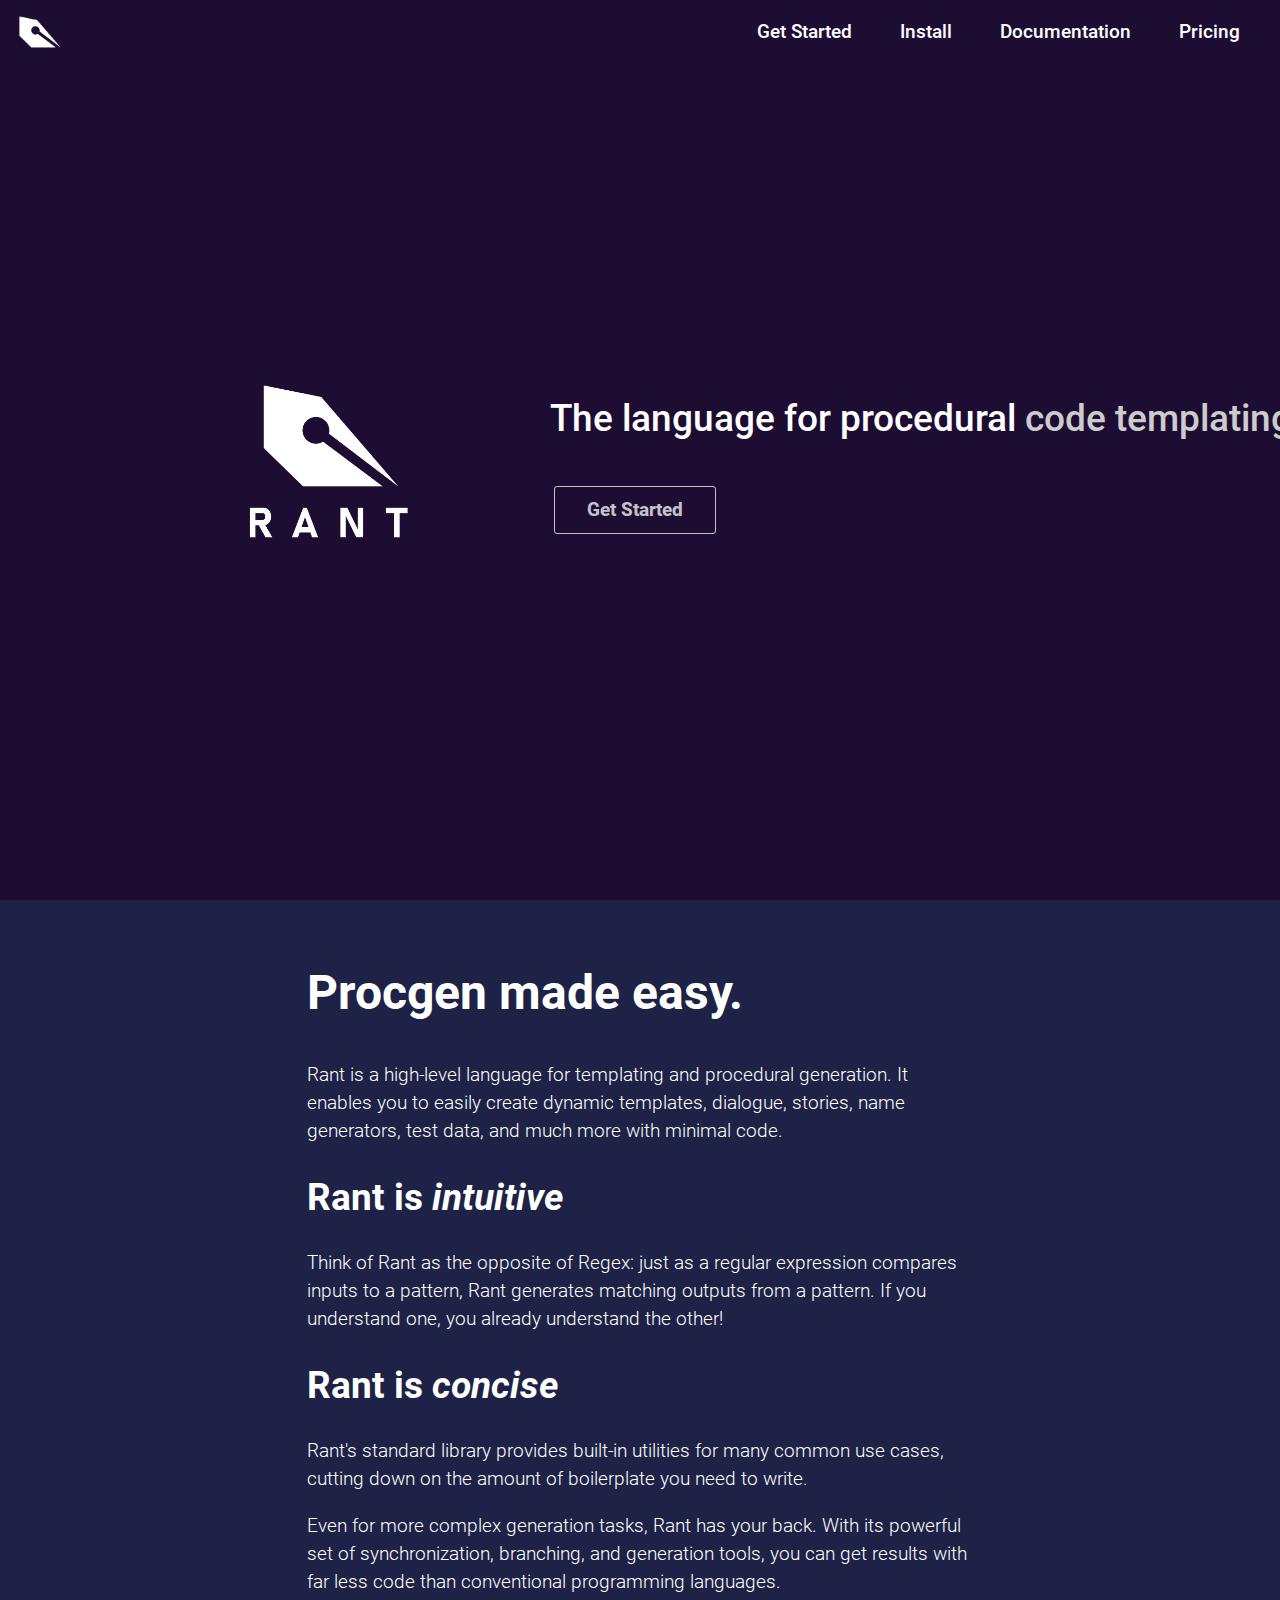
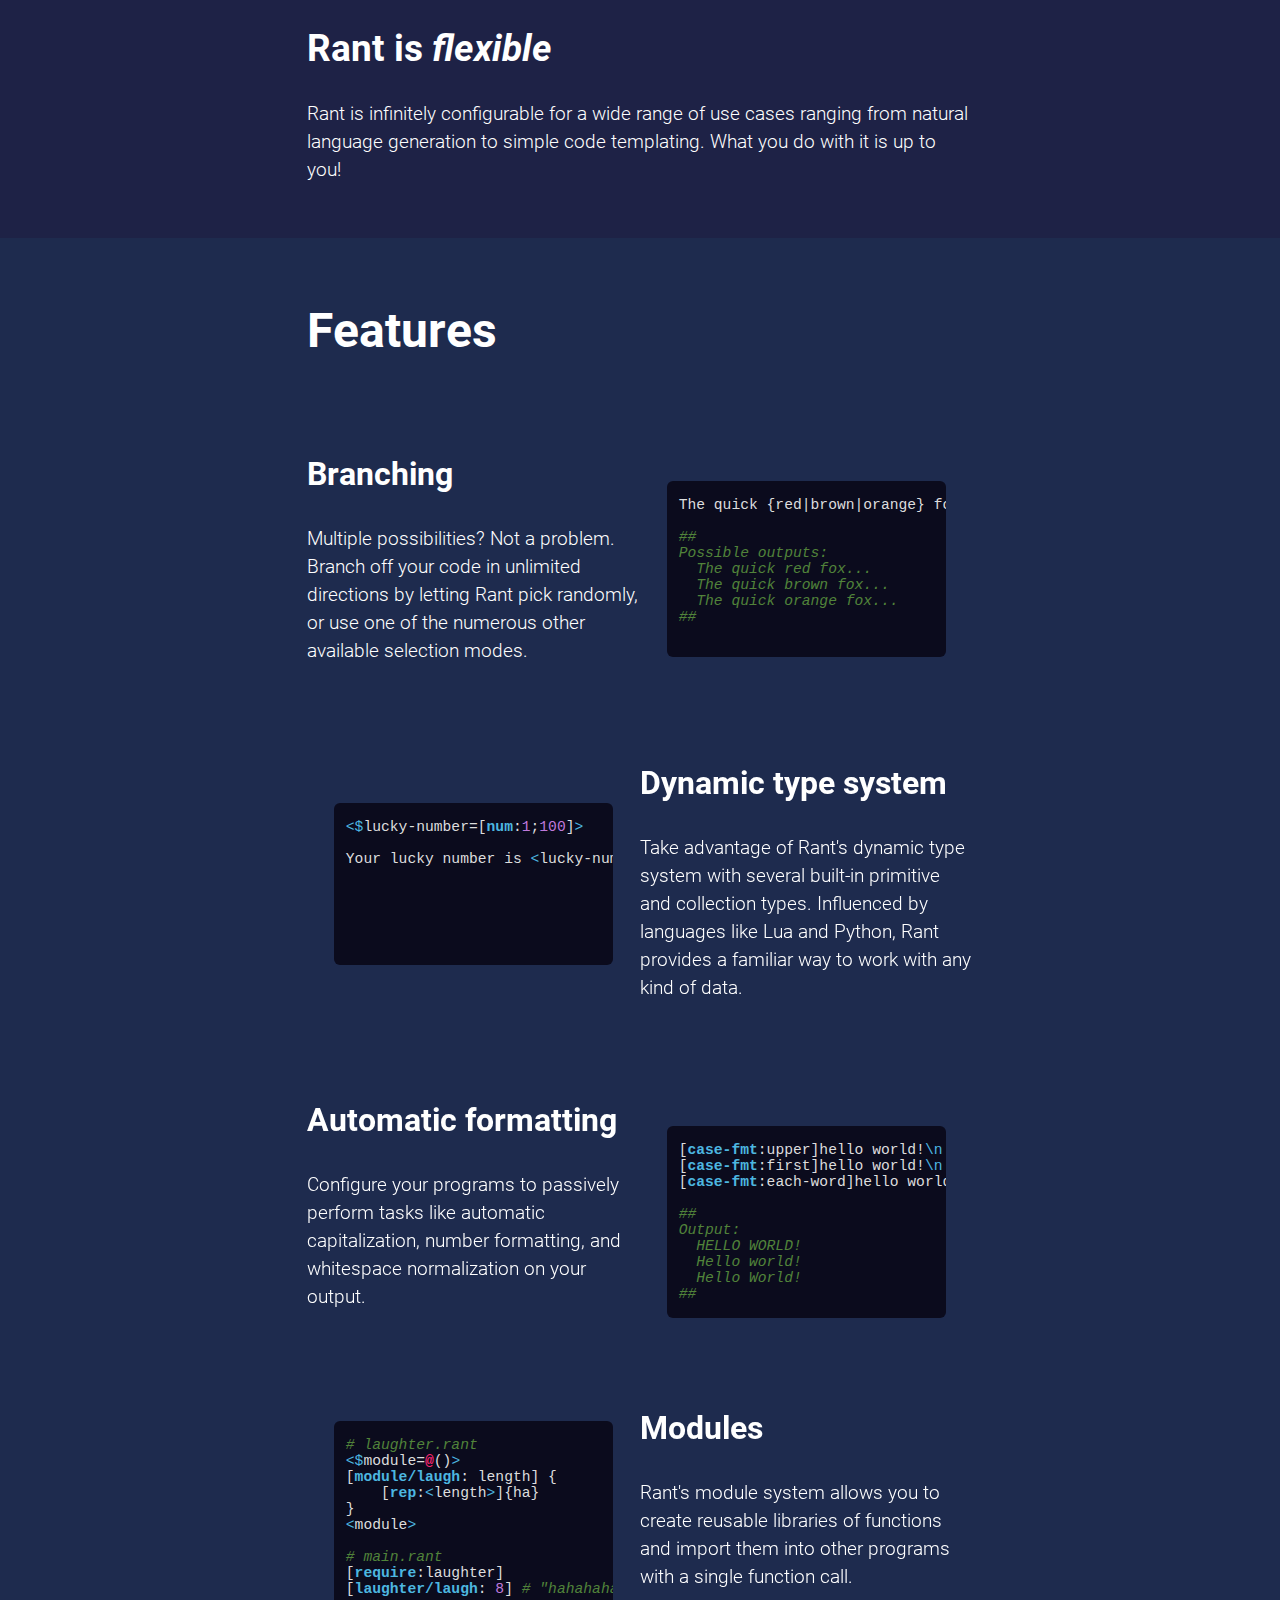
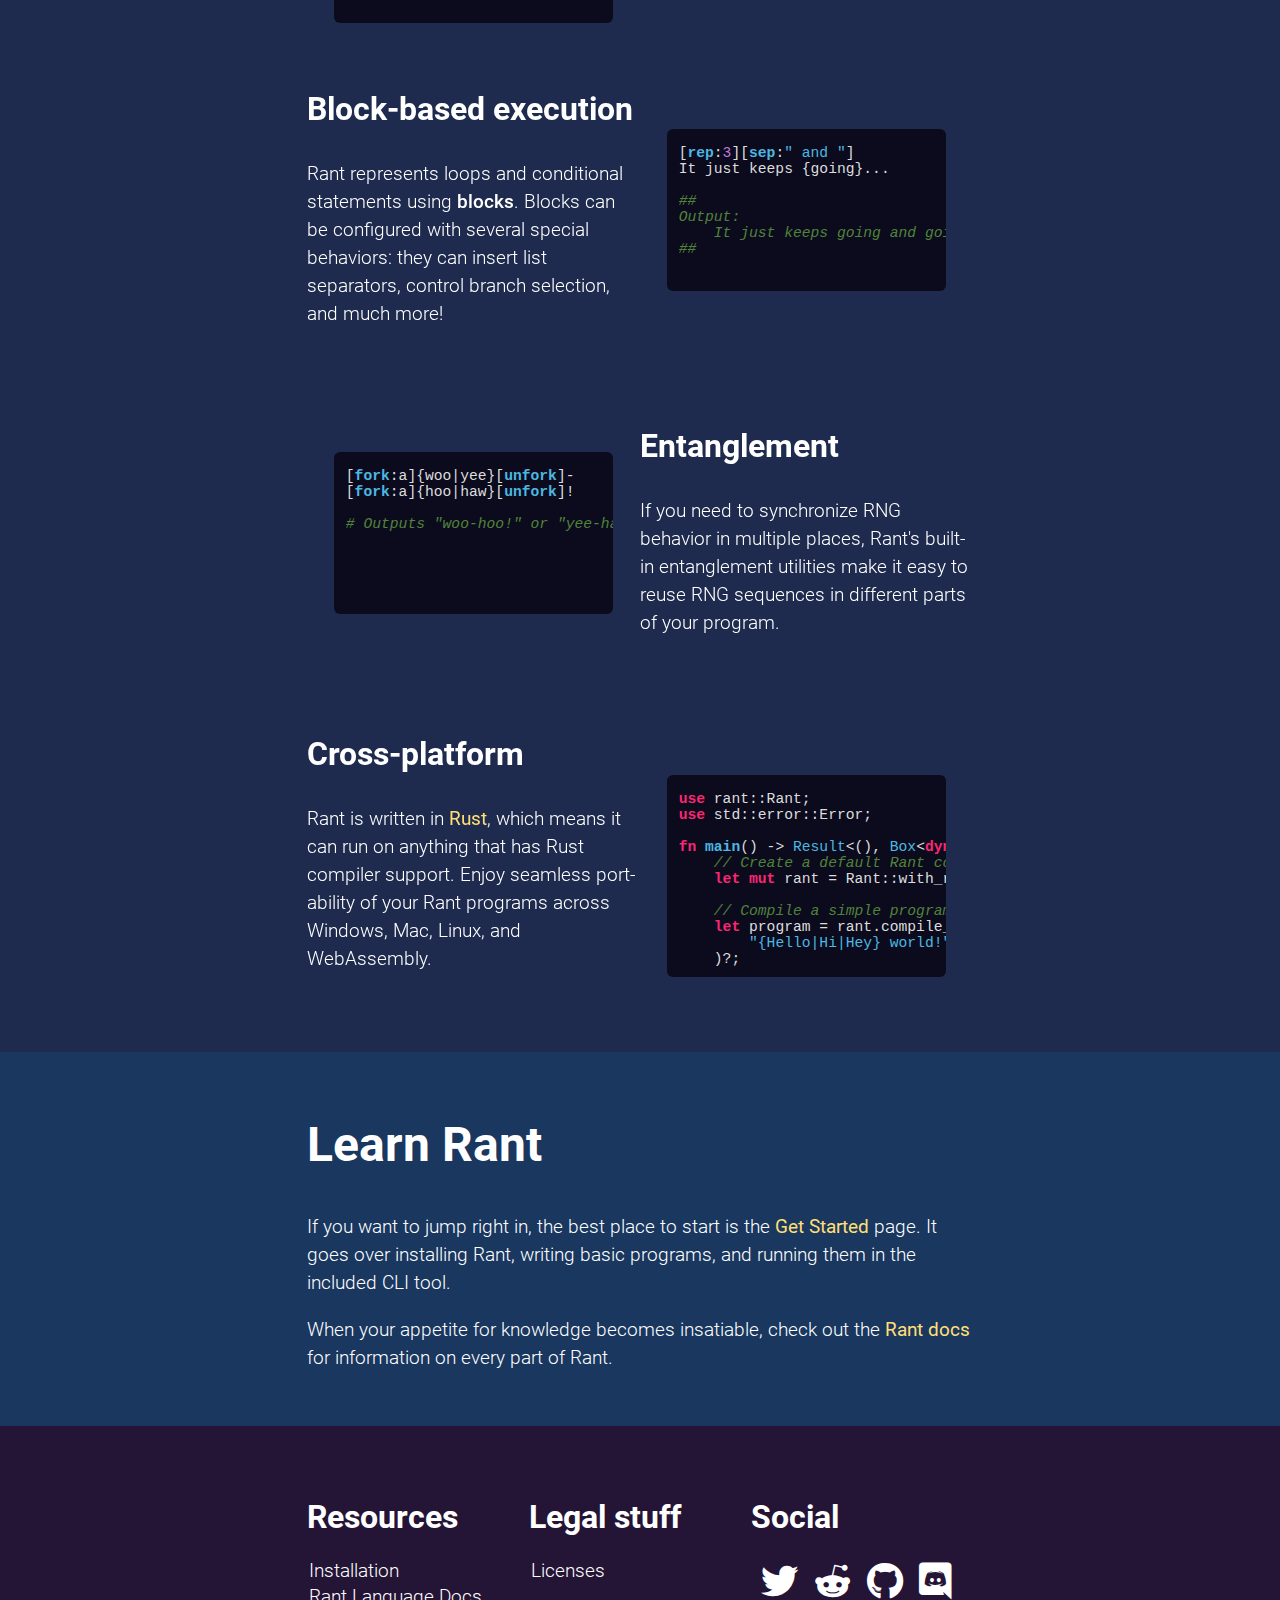
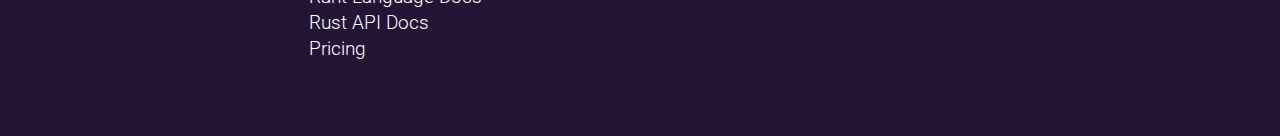
<file: index.html>
<!DOCTYPE html>
<html lang="en">
    <head>
        <meta name="viewport" content="width=device-width, initial-scale=1.0">
        <meta property="og:title" content="Rant - Home Page">
        <meta property="og:site_name" content="The Rant Procedural Generation Language">
        <meta property="og:url" content="https://rant-lang.org">
        <meta property="og:description" content="Rant is a high-level language for templating and procedural generation. Easily create dynamic templates, dialogue, stories, name generators, test data, and much more with minimal code.">
        <meta property="og:type" content="website">
        <meta property="og:image" content="/img/rant4-logo.png">
        <meta property="og:locale" content="en_US" />
        <title>Rant &ndash; The Procedural Generation Language</title>
        <link rel="icon" href="/favicon.png">
        <link href="/css/main.css" rel="stylesheet">
        <link href="/css/splash.css" rel="stylesheet">
        <link href="/css/fontawesome.min.css" rel="stylesheet">
        <link href="/css/brands.min.css" rel="stylesheet">
        <link href="/css/hljs/rant.css" rel="stylesheet">
        <script src="/js/highlight.pack.js"></script>
        <script src="/js/hljs-rant.js"></script>
        <script>
            hljs.initHighlightingOnLoad();
        </script>
    </head>
    <body>
        <nav id="navbar">
            <img class="logo left" src="/img/rant4-logo_logo-white.png" />
            <a href="/get-started">Get Started</a>
            <a href="/install">Install</a>
            <a href="https://docs.rant-lang.org">Documentation</a>
            <a href="/pricing">Pricing</a>
        </nav>
        <main id="content">
            <section id="splash-grid">
                <div id="splash-cell-logo">
                    <img id="splash-logo" src="/img/rant4-logo-text_logo-text-13.png" alt="Rant logo">
                </div>
                <div id="splash-cell-title">
                    <h1 id="splash-title" aria-hidden="true">
                        The language for procedural
                        <div class="spinner">
                            <span class="spinner-item">text processing</span>
                            <span class="spinner-item">code templating</span>
                            <span class="spinner-item">storytelling</span>
                            <span class="spinner-item">worldbuilding</span>
                            <span class="spinner-item">game dialogue</span>
                            <span class="spinner-item">character stats</span>
                            <span class="spinner-item">data structures</span>
                            <span class="spinner-item">mock data</span>
                            <span class="spinner-item">anything</span>
                            <noscript><span class="active highlight">anything</span></noscript>
                        </div>
                    </h1>
                </div>
                <nav id="splash-nav">
                    <a href="/get-started">Get Started</a>
                </nav>
            </section>
            <section id="section-about" class="theme-a">
                <h1>Procgen made easy.</h1>
                <p>
                    Rant is a high-level language for templating and procedural generation.
                    It enables you to easily create dynamic templates, dialogue, stories, name generators, test data, and much more with minimal code.
                </p>
                <h2>Rant is <em>intuitive</em></h2>
                <p>
                    Think of Rant as the opposite of Regex: just as a regular expression compares inputs to a pattern, Rant generates matching outputs from a pattern.
                    If you understand one, you already understand the other!
                </p>
                <h2>Rant is <em>concise</em></h2>
                <p>
                    Rant's standard library provides built-in utilities for many common use cases, cutting down on the amount of boilerplate you need to write.
                </p>
                <p>                    
                    Even for more complex generation tasks, Rant has your back. With its powerful set of synchronization, branching, and generation tools, you can get results with far less code than conventional programming languages.
                </p>
                <h2>Rant is <em>flexible</em></h2>
                <p>
                    Rant is infinitely configurable for a wide range of use cases ranging from natural language generation to simple code templating. What you do with it is up to you!
                </p>
            </section>
            <section id="section-features" class="theme-b">
                <h1>Features</h1>
                <div id="feature-showcase">
                    <section class="feature">
                        <div class="feature-desc">
                            <h3>Branching</h3>
                            <p>
                                Multiple possibilities? Not a problem. Branch off your code in unlimited directions by letting Rant pick randomly, 
                                or use one of the numerous other available selection modes.
                            </p>
                        </div>
                        <pre><code class="language-rant">The quick {red|brown|orange} fox...

##
Possible outputs:
  The quick red fox...
  The quick brown fox...
  The quick orange fox...
##
                        </code></pre>
                    </section>
                    <section class="feature">
                        <div class="feature-desc">
                            <h3>Dynamic type system</h3>
                            <p>
                                Take advantage of Rant's dynamic type system with several built-in primitive and collection types.
                                Influenced by languages like Lua and Python, Rant provides a familiar way to work with any kind of data. 
                            </p>
                        </div>
                        <pre><code class="language-rant">&lt;$lucky-number=[num:1;100]&gt;

Your lucky number is &lt;lucky-number&gt;.
                        </code></pre>
                    </section>
                    <section class="feature">
                        <div class="feature-desc">
                            <h3>Automatic formatting</h3>
                            <p>
                                Configure your programs to passively perform tasks like
                                automatic capitalization, number formatting, and whitespace normalization on your output.
                            </p>
                        </div>
                        <pre><code class="language-rant">[case-fmt:upper]hello world!\n
[case-fmt:first]hello world!\n
[case-fmt:each-word]hello world!\n

##
Output: 
  HELLO WORLD!
  Hello world!
  Hello World!
##</code></pre>
                    </section>
                    <section class="feature">
                        <div class="feature-desc">
                            <h3>Modules</h3>
                            <p>
                                Rant's module system allows you to create reusable libraries of functions and import them into other programs with a single function call.
                            </p>
                        </div>
                        <pre><code class="language-rant"># laughter.rant
&lt;$module=@()&gt;
[module/laugh: length] {
    [rep:&lt;length&gt;]{ha}
}
&lt;module&gt;

# main.rant
[require:laughter]
[laughter/laugh: 8] # "hahahahahahahaha"
                            </code></pre>
                    </section>
                    <section class="feature">
                        <div class="feature-desc">
                            <h3>Block-based execution</h3>
                            <p>
                                Rant represents loops and conditional statements using <b>blocks</b>. 
                                Blocks can be configured with several special behaviors: 
                                they can insert list separators, control branch selection, and much more!
                            </p>
                        </div>
                        <pre><code class="language-rant">[rep:3][sep:&quot; and &quot;]
It just keeps {going}...

##
Output:
    It just keeps going and going and going...
##</code></pre>
                    </section>
                    <section class="feature">
                        <div class="feature-desc">
                            <h3>Entanglement</h3>
                            <p>
                                If you need to synch&shy;ronize RNG behavior in multiple places, 
                                Rant's built-in en&shy;tanglement utilities make it easy to reuse RNG sequences 
                                in different parts of your program.
                            </p>
                        </div>
                        <pre><code class="language-rant">[fork:a]{woo|yee}[unfork]- 
[fork:a]{hoo|haw}[unfork]!

# Outputs "woo-hoo!" or "yee-haw!"

                            </code></pre>
                    </section>
                    <section class="feature">
                        <div class="feature-desc">
                            <h3>Cross-platform</h3>
                            <p>
                                Rant is written in <a href="https://rust-lang.org">Rust</a>, which means it can run on any&shy;thing that has Rust compiler support.
                                Enjoy seam&shy;less port&shy;ability of your Rant programs across Windows, Mac, Linux, and WebAssembly.
                            </p>
                        </div>
                        <pre><code class="language-rust">use rant::Rant;
use std::error::Error;

fn main() -&gt; Result&lt;(), Box&lt;dyn Error&gt;&gt; {
    // Create a default Rant context
    let mut rant = Rant::with_random_seed();

    // Compile a simple program
    let program = rant.compile_quiet(
        &quot;{Hello|Hi|Hey} world!&quot;
    )?;

    // Run the program and print the output
    let output = rant.run(&amp;program)?;
    println!(&quot;{}&quot;, output);

    Ok(())
}</code></pre>
                    </section>
                </div>
            </section>
            <section id="section-learn" class="theme-c">
                <h1>Learn Rant</h1>
                <p>
                    If you want to jump right in, the best place to start is the <a href="/get-started/">Get Started</a> page.
                    It goes over installing Rant, writing basic programs, and running them in the included CLI tool.
                </p>
                <p>
                    When your appetite for knowledge becomes insatiable, check out the <a href="https://docs.rant-lang.org">Rant docs</a> for information on every part of Rant.
                </p>
            </section>            
        </main>
        <footer>
            <section>
                <h3>Resources</h3>
                <ul>
                    <li><a href="/install">Installation</a></li>
                    <li><a href="https://docs.rant-lang.org">Rant Language Docs</a></li>
                    <li><a href="https://docs.rs/rant">Rust API Docs</a></li>
                    <li><a href="/pricing">Pricing</a></li>
                </ul>
            </section>
            <section>
                <h3>Legal stuff</h3>
                <ul>
                    <li><a href="/licenses">Licenses</a></li>
                </ul>
            </section>
            <section>
                <h3>Social</h3>
                <ul class="icon-list">
                    <li><a href="https://twitter.com/RantLang" title="Twitter" target="_blank"><i class="fab fa-twitter"></i></a></li>
                    <li><a href="https://reddit.com/r/RantLang" title="Reddit" target="_blank"><i class="fab fa-reddit-alien"></i></a></li>
                    <li><a href="https://github.com/rant-lang" title="GitHub" target="_blank"><i class="fab fa-github"></i></a></li>
                    <li><a href="https://discord.gg/5n7bnAD" title="Discord" target="_blank"><i class="fab fa-discord"></i></a></li>
                </ul>
            </section>
        </footer>
        <script type="text/javascript" async>
        async function sleep(ms) {
            await new Promise(r => setTimeout(r, ms));
        }

        async function animateSpinner() {
            let waitIntervalMs = 750;
            let lastElement = null;
            for (element of document.querySelectorAll("#splash-title > .spinner > span")) {
                if (lastElement) {
                    lastElement.classList.remove("active");
                }
                element.classList.add("active");
                lastElement = element;
                await sleep(waitIntervalMs);
            }
        }
        
        animateSpinner();
        </script>

        <!-- Global site tag (gtag.js) - Google Analytics -->
        <script async src="https://www.googletagmanager.com/gtag/js?id=UA-179100611-1"></script>
        <script>
        window.dataLayer = window.dataLayer || [];
        function gtag(){dataLayer.push(arguments);}
        gtag('js', new Date());
        gtag('config', 'UA-179100611-1');
        </script>

    </body>
</html>
</file>
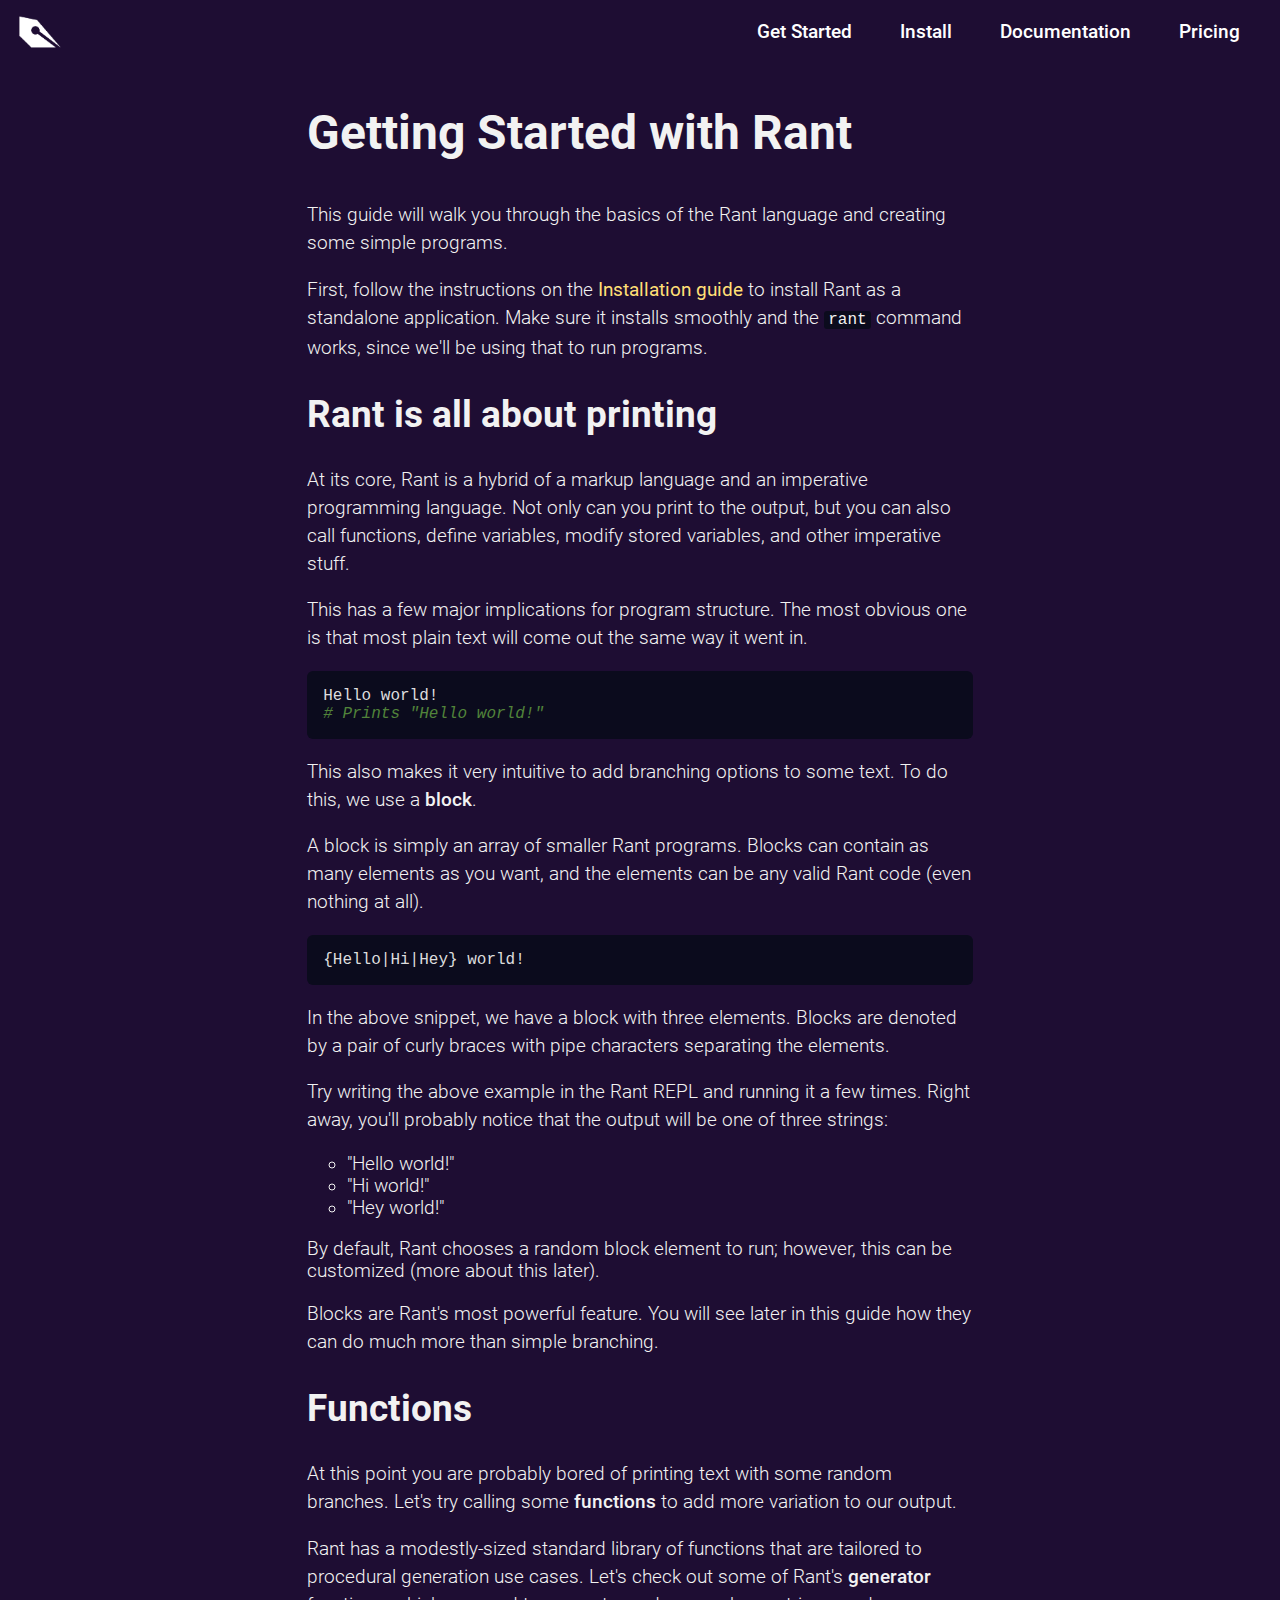
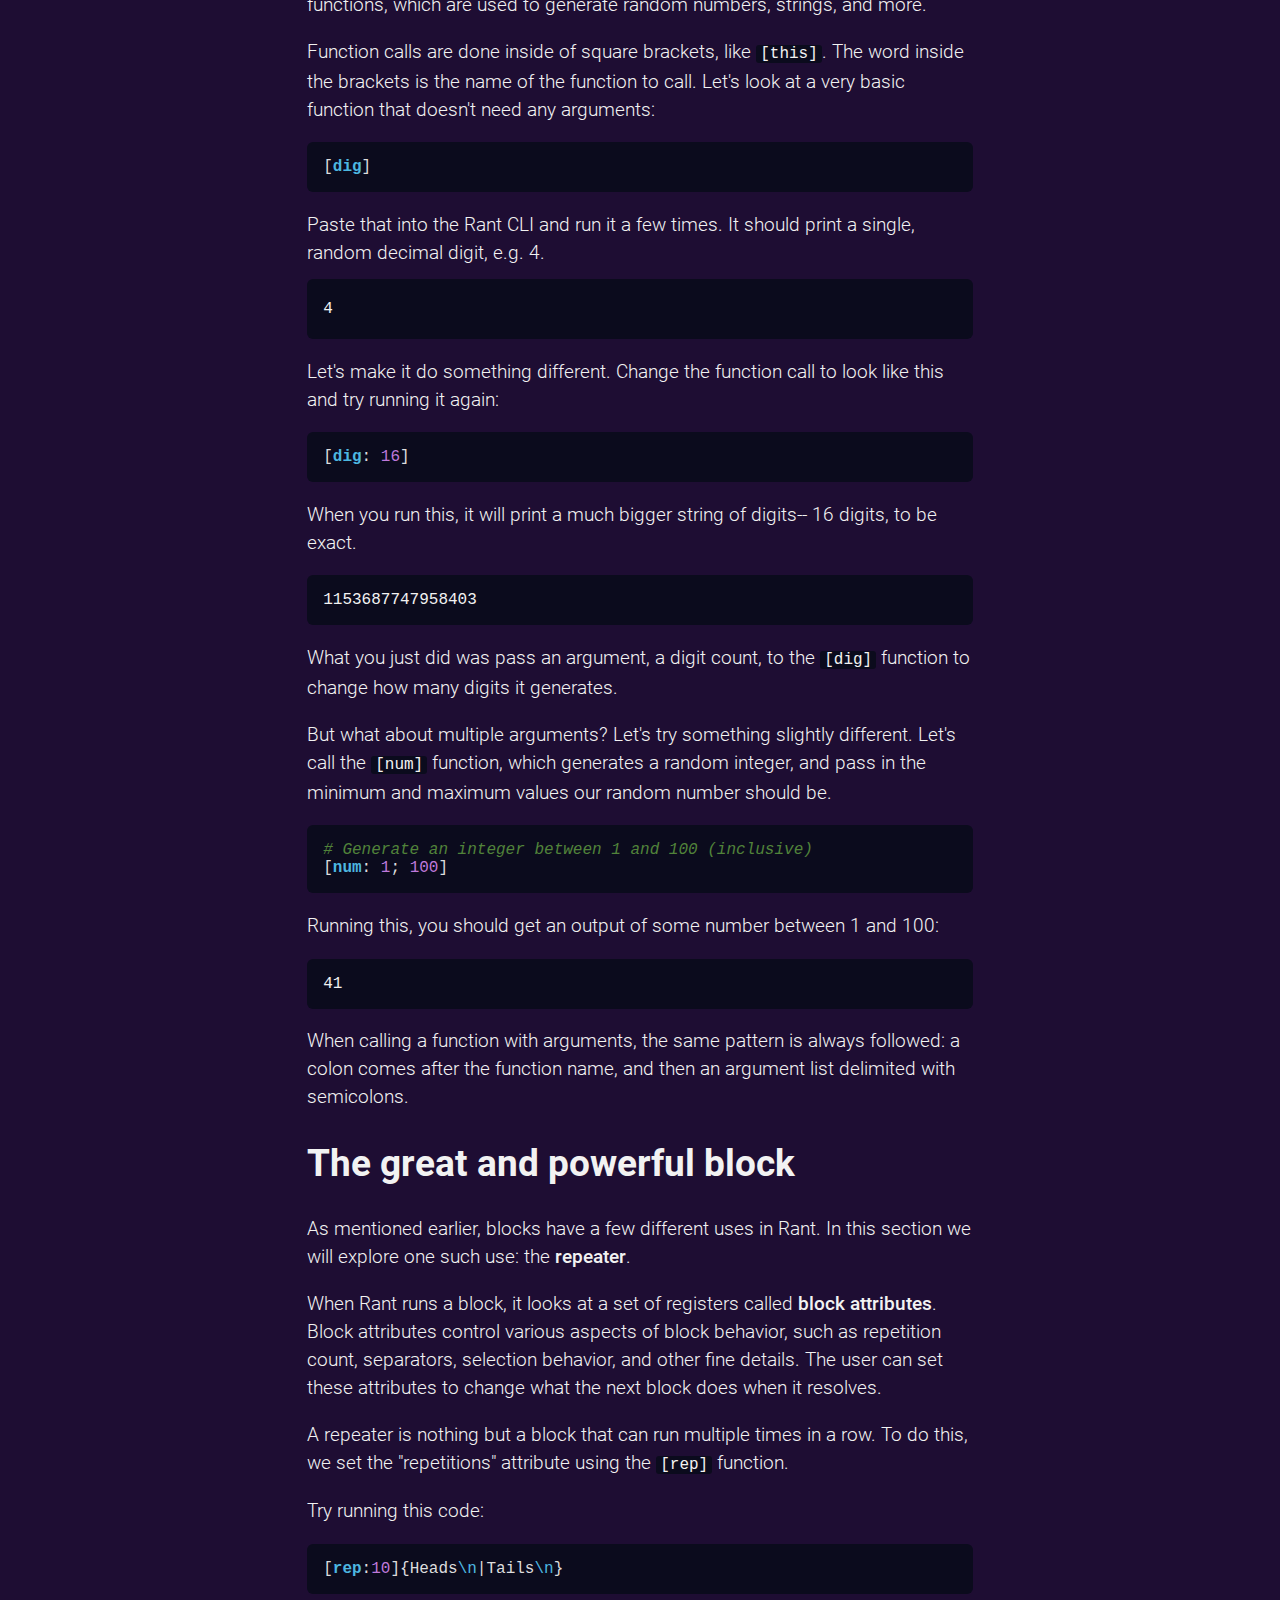
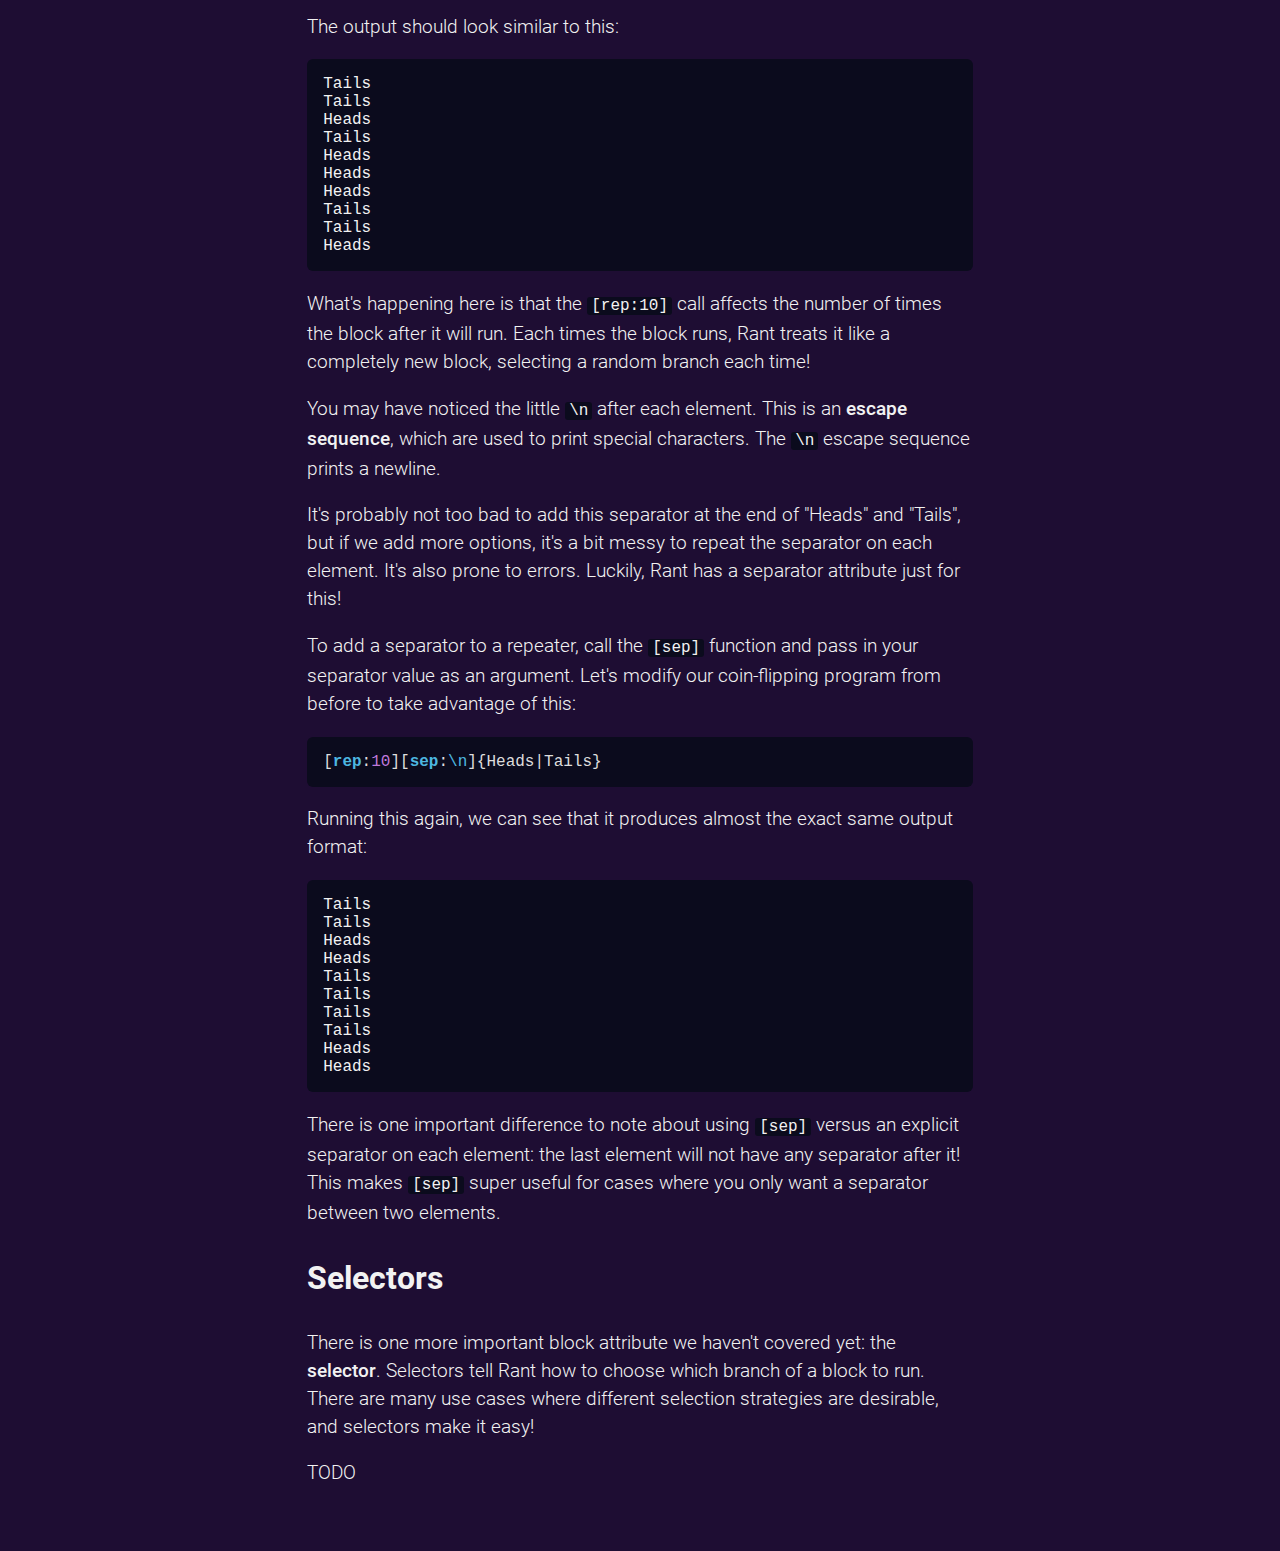
<file: get-started/index.html>
<!DOCTYPE html>
<html lang="en">
    <head>
        <meta name="viewport" content="width=device-width, initial-scale=1.0">
        <meta property="og:title" content="Rant - Getting Started">
        <meta property="og:site_name" content="The Rant Procedural Generation Language">
        <meta property="og:url" content="https://rant-lang.org">
        <meta property="og:description" content="Rant is a high-level language for templating and procedural generation. Easily create dynamic templates, dialogue, stories, name generators, test data, and much more with minimal code.">
        <meta property="og:type" content="website">
        <meta property="og:image" content="/img/rant4-logo.png">
        <meta property="og:locale" content="en_US" /> 
        <title>Rant &ndash; Getting Started</title>
        <link href="/css/main.css" rel="stylesheet">
        <link href="/css/hljs/rant.css" rel="stylesheet">
        <script src="/js/highlight.pack.js"></script>
        <script src="/js/hljs-rant.js"></script>
        <script>
            hljs.initHighlightingOnLoad();
        </script>
    </head>
    <body>
        <nav id="navbar" class="clear no-sticky">
            <a class="left logo" href="/"><img src="/img/rant4-logo_logo-white.png" /></a>
            <a href="/get-started">Get Started</a>
            <a href="/install">Install</a>
            <a href="https://docs.rant-lang.org">Documentation</a>
            <a href="/pricing">Pricing</a>
        </nav>
        <main >
            <section>
                <h1>Getting Started with Rant</h1>
                <p>
                    This guide will walk you through the basics of the Rant language 
                    and creating some simple programs.
                </p>
                <p>
                    First, follow the instructions on the <a href="/install">Installation guide</a> to install Rant as a standalone application.
                    Make sure it installs smoothly and the <code>rant</code> command works, since we'll be using that to run programs.
                </p>
                <section>
                    <h2>Rant is all about printing</h2>
                    <p>
                        At its core, Rant is a hybrid of a markup language and an imperative programming language.
                        Not only can you print to the output, but you can also call functions, define variables, 
                        modify stored variables, and other imperative stuff.
                    </p>
                    <p>
                        This has a few major implications for program structure. 
                        The most obvious one is that most plain text will come out the same way it went in.
                    </p>
                    <pre><code block class="language-rant">Hello world!
# Prints "Hello world!"</code></pre>
                    <p>
                        This also makes it very intuitive to add branching options to some text.
                        To do this, we use a <b>block</b>.
                    </p>
                    <p>
                        A block is simply an array of smaller Rant programs.
                        Blocks can contain as many elements as you want, and the elements can be any valid Rant code 
                        (even nothing at all).
                    </p>
                    <pre><code block class="language-rant">{Hello|Hi|Hey} world!</code></pre>
                    <p>
                        In the above snippet, we have a block with three elements.
                        Blocks are denoted by a pair of curly braces with pipe characters separating the elements.
                    </p>
                    <p>
                        Try writing the above example in the Rant REPL and running it a few times.
                        Right away, you'll probably notice that the output will be one of three strings:
                        <ul>
                            <li>"Hello world!"</li>
                            <li>"Hi world!"</li>
                            <li>"Hey world!"</li>
                        </ul>
                        By default, Rant chooses a random block element to run; however, this can be customized (more about this later).
                    </p>
                    <p>
                        Blocks are Rant's most powerful feature.
                        You will see later in this guide how they can do much more than simple branching.
                    </p>
                </section>
                <section>
                    <h2>Functions</h2>
                    <p>
                        At this point you are probably bored of printing text with some random branches.
                        Let's try calling some <b>functions</b> to add more variation to our output.
                    </p>
                    <p>
                        Rant has a modestly-sized standard library of functions that are tailored to procedural generation use cases.
                        Let's check out some of Rant's <b>generator</b> functions, which are used to generate random numbers, strings, and more.
                    </p>
                    <p>
                        Function calls are done inside of square brackets, like <code>[this]</code>.
                        The word inside the brackets is the name of the function to call.
                        Let's look at a very basic function that doesn't need any arguments:
                    </p>
                    <pre><code block class="language-rant">[dig]</code></pre>
                    <p>
                        Paste that into the Rant CLI and run it a few times.
                        It should print a single, random decimal digit, e.g. 4.
                        <code block>4</code>
                    </p>
                    <p>
                        Let's make it do something different. 
                        Change the function call to look like this and try running it again:
                    </p>
                    <pre><code block class="language-rant">[dig: 16]</code></pre>
                    <p>
                        When you run this, it will print a much bigger string of digits-- 16 digits, to be exact.
                    </p>
                    <code block>1153687747958403</code>
                    <p>
                        What you just did was pass an argument, a digit count, to the <code>[dig]</code> function to change how many digits it generates.
                    </p>
                    <p>
                        But what about multiple arguments? Let's try something slightly different. 
                        Let's call the <code>[num]</code> function, which generates a random integer, 
                        and pass in the minimum and maximum values our random number should be.
                    </p>
                    <pre><code block class="language-rant"># Generate an integer between 1 and 100 (inclusive)
[num: 1; 100]</code></pre>
                    <p>
                        Running this, you should get an output of some number between 1 and 100:
                    </p>
                    <code block>41</code>
                    <p>
                        When calling a function with arguments, the same pattern is always followed:
                        a colon comes after the function name, and then an argument list delimited with semicolons.
                    </p>
                </section>
                <section>
                    <h2>The great and powerful block</h2>
                    <p>
                        As mentioned earlier, blocks have a few different uses in Rant.
                        In this section we will explore one such use: the <strong>repeater</strong>.
                    </p>
                    <p>
                        When Rant runs a block, it looks at a set of registers called <strong>block attributes</strong>.
                        Block attributes control various aspects of block behavior, such as repetition count,
                        separators, selection behavior, and other fine details. The user can set these attributes
                        to change what the next block does when it resolves.
                    </p>
                    <p>
                        A repeater is nothing but a block that can run multiple times in a row.
                        To do this, we set the "repetitions" attribute using the <code>[rep]</code> function.
                    </p>
                    <p>
                        Try running this code:
                    </p>
                    <pre><code block class="language-rant">[rep:10]{Heads\n|Tails\n}</code></pre>
                    <p>
                        The output should look similar to this:
                    </p>
                    <code block>
                        Tails<br>
                        Tails<br>
                        Heads<br>
                        Tails<br>
                        Heads<br>
                        Heads<br>
                        Heads<br>
                        Tails<br>
                        Tails<br>
                        Heads
                    </code>
                    <p>
                        What's happening here is that the <code>[rep:10]</code> call affects the number of times the block after it
                        will run. Each times the block runs, Rant treats it like a completely new block, selecting a random branch each time!
                    </p>
                    <p>
                        You may have noticed the little <code>\n</code> after each element.
                        This is an <strong>escape sequence</strong>, which are used to print special characters.
                        The <code>\n</code> escape sequence prints a newline.
                    </p>
                    <p>
                        It's probably not too bad to add this separator at the end of "Heads" and "Tails", but if we add more options,
                        it's a bit messy to repeat the separator on each element. It's also prone to errors. 
                        Luckily, Rant has a separator attribute just for this! 
                    </p>
                    <p>
                        To add a separator to a repeater, call the <code>[sep]</code> function and pass in your separator value as an argument.
                        Let's modify our coin-flipping program from before to take advantage of this:
                    </p>
                    <pre><code block class="language-rant">[rep:10][sep:\n]{Heads|Tails}</code></pre>
                    <p>
                        Running this again, we can see that it produces almost the exact same output format:
                    </p>
                    <code block>
                        Tails<br>
                        Tails<br>
                        Heads<br>
                        Heads<br>
                        Tails<br>
                        Tails<br>
                        Tails<br>
                        Tails<br>
                        Heads<br>
                        Heads
                    </code>
                    <p>
                        There is one important difference to note about using <code>[sep]</code> versus an explicit separator on each element:
                        the last element will not have any separator after it! This makes <code>[sep]</code> super useful for cases
                        where you only want a separator between two elements.
                    </p>
                    <section>
                        <h3>Selectors</h3>
                        <p>
                            There is one more important block attribute we haven't covered yet: the <strong>selector</strong>.
                            Selectors tell Rant how to choose which branch of a block to run.
                            There are many use cases where different selection strategies are desirable, and selectors make it easy!
                        </p>
                        <p>TODO</p>
                    </section>
                </section>
            </section>
        </main>

        <!-- Global site tag (gtag.js) - Google Analytics -->
        <script async src="https://www.googletagmanager.com/gtag/js?id=UA-179100611-1"></script>
        <script>
        window.dataLayer = window.dataLayer || [];
        function gtag(){dataLayer.push(arguments);}
        gtag('js', new Date());
        gtag('config', 'UA-179100611-1');
        </script>
    </body>
</html>
</file>
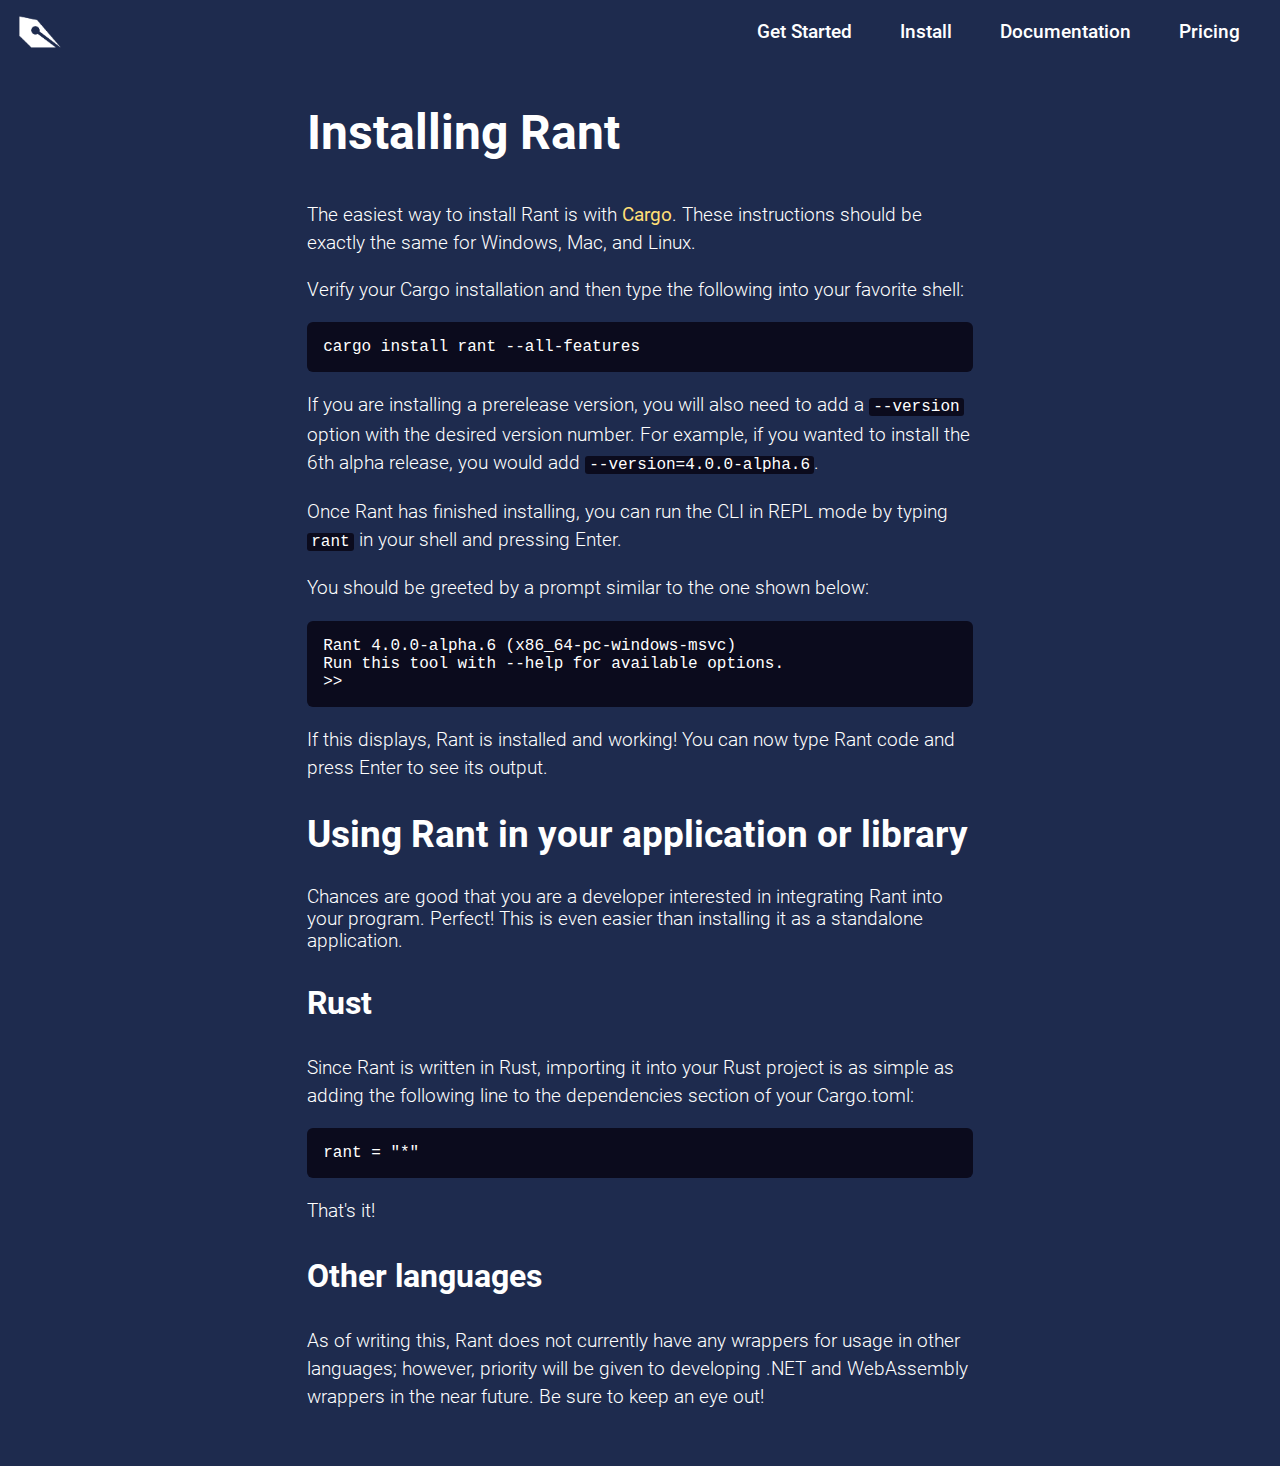
<file: install/index.html>
<!DOCTYPE html>
<html lang="en">
    <head>
        <meta name="viewport" content="width=device-width, initial-scale=1.0">
        <title>Rant &ndash; Installation</title>
        <link href="/css/main.css" rel="stylesheet">
    </head>
    <body>
        <nav id="navbar" class="clear no-sticky">
            <a class="left logo" href="/"><img src="/img/rant4-logo_logo-white.png" /></a>
            <a href="/get-started">Get Started</a>
            <a href="/install">Install</a>
            <a href="https://docs.rant-lang.org">Documentation</a>
            <a href="/pricing">Pricing</a>
        </nav>
        <main class="theme-b">
            <section>
                <h1>Installing Rant</h1>
                <p>
                    The easiest way to install Rant is with <a href="https://doc.rust-lang.org/cargo/getting-started/installation.html" target="_blank">Cargo</a>.
                    These instructions should be exactly the same for Windows, Mac, and Linux.
                </p>
                <p>
                    Verify your Cargo installation and then type the following into your favorite shell:
                </p>
                <code block>
                    cargo install rant --all-features
                </code>
                <p>
                    If you are installing a prerelease version, you will also need to add a <code>--version</code> option with the desired version number.
                    For example, if you wanted to install the 6th alpha release, you would add <code>--version=4.0.0-alpha.6</code>.
                </p>
                <p>
                    Once Rant has finished installing, you can run the CLI in REPL mode by typing <code>rant</code> in your shell and pressing Enter.
                </p>
                <p>
                    You should be greeted by a prompt similar to the one shown below: 
                </p>
                <code block>
                    Rant 4.0.0-alpha.6 (x86_64-pc-windows-msvc)<br/>
                    Run this tool with --help for available options.<br/>
                    >>
                </code>
                <p>
                    If this displays, Rant is installed and working! You can now type Rant code and press Enter to see its output.
                </p>
                <section>
                    <h2>Using Rant in your application or library</h2>
                    Chances are good that you are a developer interested in integrating Rant into your program.
                    Perfect! This is even easier than installing it as a standalone application.
                    <section>
                        <h3>Rust</h3>
                        <p>
                            Since Rant is written in Rust, importing it into your Rust project is 
                            as simple as adding the following line to the dependencies section of your Cargo.toml:
                        </p>
                        <code block>
                            rant = "*"
                        </code>
                        <p>
                            That's it!
                        </p>
                    </section>
                    <section>
                        <h3>Other languages</h3>
                        <p>
                            As of writing this, Rant does not currently have any wrappers for usage in other languages;
                            however, priority will be given to developing .NET and WebAssembly wrappers in the near future. 
                            Be sure to keep an eye out!
                        </p>
                    </section>
                </section>
            </section>
        </main>

        <!-- Global site tag (gtag.js) - Google Analytics -->
        <script async src="https://www.googletagmanager.com/gtag/js?id=UA-179100611-1"></script>
        <script>
        window.dataLayer = window.dataLayer || [];
        function gtag(){dataLayer.push(arguments);}
        gtag('js', new Date());
        gtag('config', 'UA-179100611-1');
        </script>
    </body>
</html>
</file>
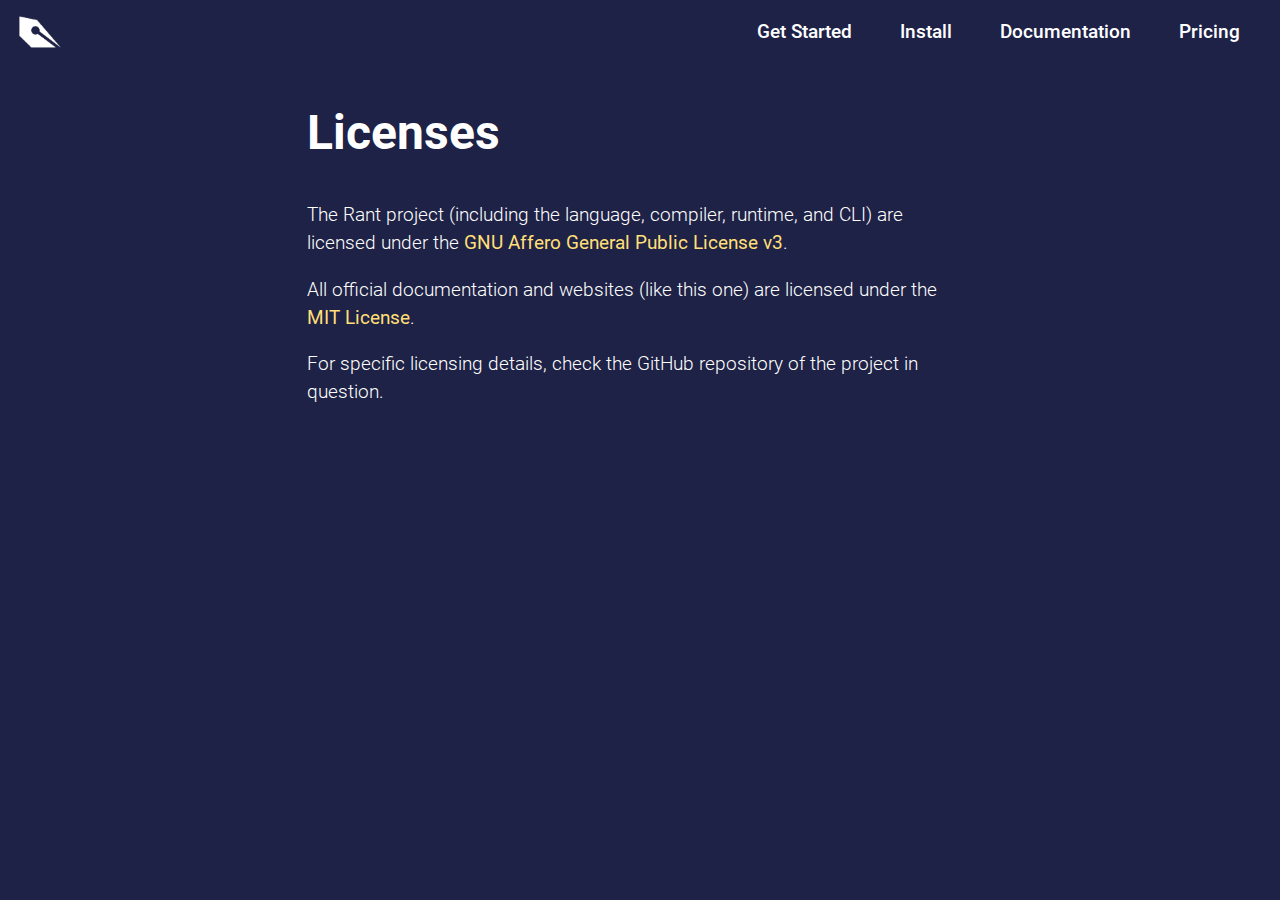
<file: licenses/index.html>
<!DOCTYPE html>
<html lang="en">
    <head>
        <meta name="viewport" content="width=device-width, initial-scale=1.0">
        <title>Rant &ndash; Licenses</title>
        <link href="/css/main.css" rel="stylesheet">
    </head>
    <body>
        <nav id="navbar" class="clear no-sticky">
            <a class="left logo" href="/"><img src="/img/rant4-logo_logo-white.png" /></a>
            <a href="/get-started">Get Started</a>
            <a href="/install">Install</a>
            <a href="https://docs.rant-lang.org">Documentation</a>
            <a href="/pricing">Pricing</a>
        </nav>
        <main class="theme-a">
            <section>
                <h1>Licenses</h1>
                <p>
                    The Rant project (including the language, compiler, runtime, and CLI) are licensed under the <a href="https://opensource.org/licenses/AGPL-3.0">GNU Affero General Public License v3</a>.
                </p>
                <p>
                    All official documentation and websites (like this one) are licensed under the <a href="https://opensource.org/licenses/MIT">MIT License</a>.
                </p>
                <p>
                    For specific licensing details, check the GitHub repository of the project in question.
                </p>
            </section>
        </main>

        <!-- Global site tag (gtag.js) - Google Analytics -->
        <script async src="https://www.googletagmanager.com/gtag/js?id=UA-179100611-1"></script>
        <script>
        window.dataLayer = window.dataLayer || [];
        function gtag(){dataLayer.push(arguments);}
        gtag('js', new Date());
        gtag('config', 'UA-179100611-1');
        </script>
    </body>
</html>
</file>
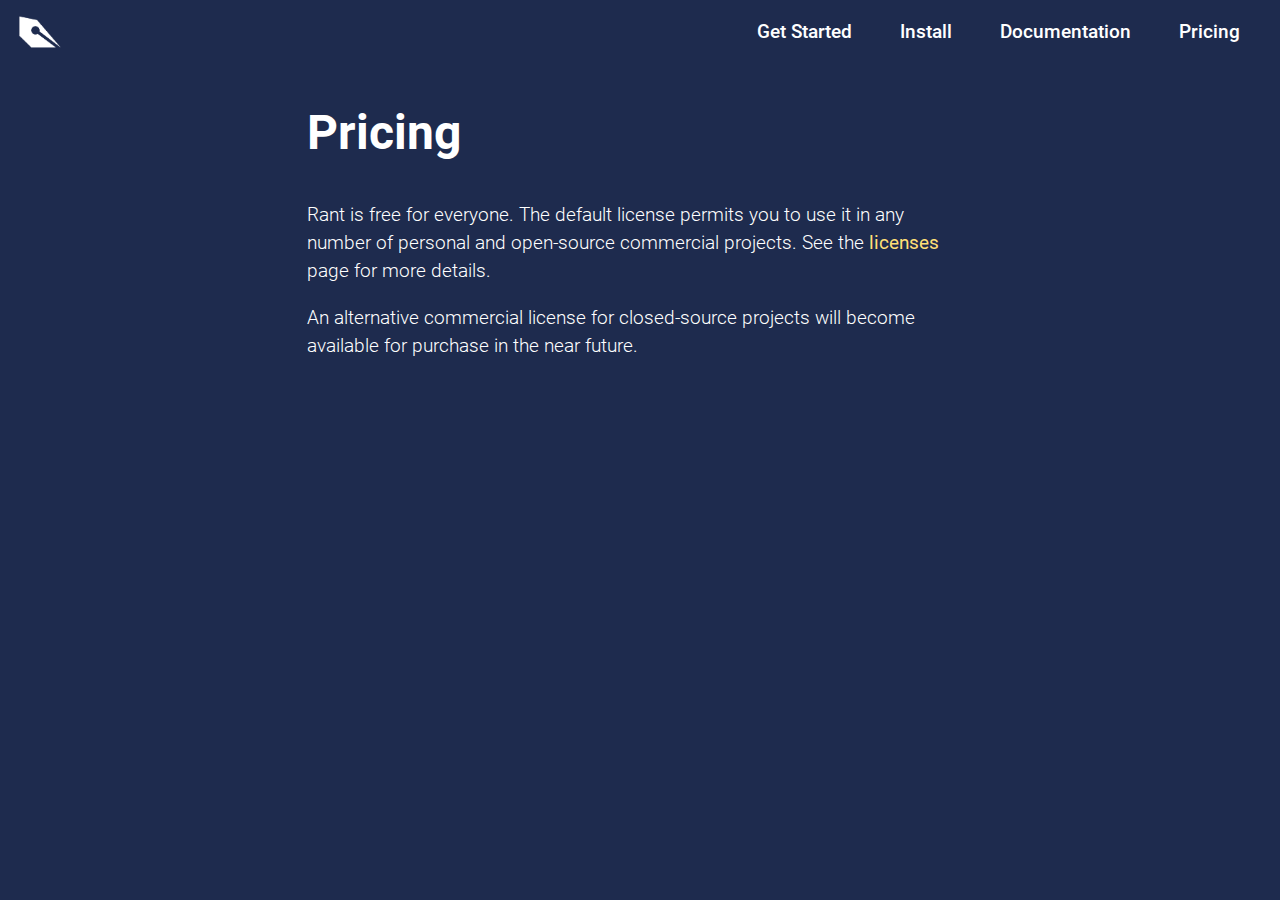
<file: pricing/index.html>
<!DOCTYPE html>
<html lang="en">
    <head>
        <meta name="viewport" content="width=device-width, initial-scale=1.0">
        <title>Rant &ndash; Pricing</title>
        <link href="/css/main.css" rel="stylesheet">
        <link href="/css/pricing.css" rel="stylesheet">
    </head>
    <body>
        <nav id="navbar" class="no-sticky clear">
            <a class="left logo" href="/"><img src="/img/rant4-logo_logo-white.png" /></a>
            <a href="/get-started">Get Started</a>
            <a href="/install">Install</a>
            <a href="https://docs.rant-lang.org">Documentation</a>
            <a href="/pricing">Pricing</a>
        </nav>
        <main class="theme-b">
            <section>
                <h1>Pricing</h1>
                <p>
                    Rant is free for everyone.
                    The default license permits you to use it in any number of personal and open-source commercial projects.
                    See the <a href="/licenses">licenses</a> page for more details.
                </p>
                <p>
                    An alternative commercial license for closed-source projects will become available for purchase in the near future.
                </p>
            </section>
        </main>

        <!-- Global site tag (gtag.js) - Google Analytics -->
        <script async src="https://www.googletagmanager.com/gtag/js?id=UA-179100611-1"></script>
        <script>
        window.dataLayer = window.dataLayer || [];
        function gtag(){dataLayer.push(arguments);}
        gtag('js', new Date());
        gtag('config', 'UA-179100611-1');
        </script>
    </body>
</html>
</file>
<file: css/main.css>
:root {
    --default-font-family: "Roboto", sans-serif;
    --default-text-color: #f2f2f2;
    --highlight-color: #fcea4c;
    --main-padding-h: 24%;
    --main-bg-color:  rgb(30, 13, 51);
    --navbar-color:  rgb(30, 13, 51);
    --navbar-height: 64px;
    --link-color: rgb(255, 223, 118);
    --footer-link-color: var(--color-white);
    --footer-padding-v: 72px;
    --color-white: white;
    --color-gray: #ccc;
    --color-black: black;
    --color-gold: #fdcf36;
    --theme-a-bg-color: rgb(30, 34, 70);
    --theme-a-color: #fff;
    --theme-b-bg-color: rgb(30, 43, 78);
    --theme-b-color: #fff;
    --theme-c-bg-color: rgb(25, 55, 95);
    --theme-c-color: #fff;
    --footer-bg-color:  rgb(36, 20, 54);
    --footer-color: #fff;
    --code-bg-color: #0b0b1d;
    --para-line-height: 1.5em;
}

/* Thin */
@font-face {
    font-family: "Roboto";
    font-style: normal;
    font-weight: 100;
    src: url('/fonts/Roboto-Thin.ttf') format('truetype');
}

/* Thin Italic */
@font-face {
    font-family: "Roboto";
    font-style: italic;
    font-weight: 100;
    src: url('/fonts/Roboto-ThinItalic.ttf') format('truetype');
}

/* Light */
@font-face {
    font-family: "Roboto";
    font-style: normal;
    font-weight: 300;
    src: url('/fonts/Roboto-Light.ttf') format('truetype');
}

/* Light Italic */
@font-face {
    font-family: "Roboto";
    font-style: italic;
    font-weight: 300;
    src: url('/fonts/Roboto-LightItalic.ttf') format('truetype');
}

/* Regular */
@font-face {
    font-family: "Roboto";
    font-style: normal;
    font-weight: 400;
    src: url('/fonts/Roboto-Regular.ttf') format('truetype');
}

/* Regular Italic */
@font-face {
    font-family: "Roboto";
    font-style: italic;
    font-weight: 400;
    src: url('/fonts/Roboto-Italic.ttf') format('truetype');
}

/* Medium */
@font-face {
    font-family: "Roboto";
    font-style: normal;
    font-weight: 500;
    src: url('/fonts/Roboto-Medium.ttf') format('truetype');
}

/* Medium Italic */
@font-face {
    font-family: "Roboto";
    font-style: italic;
    font-weight: 500;
    src: url('/fonts/Roboto-Medium.ttf') format('truetype');
}

/* Bold */
@font-face {
    font-family: "Roboto";
    font-style: normal;
    font-weight: 700;
    src: url('/fonts/Roboto-Bold.ttf') format('truetype');
}

/* Bold Italic */
@font-face {
    font-family: "Roboto";
    font-style: italic;
    font-weight: 700;
    src: url('/fonts/Roboto-BoldItalic.ttf') format('truetype');
}

/* Black */
@font-face {
    font-family: "Roboto";
    font-style: normal;
    font-weight: 900;
    src: url('/fonts/Roboto-Black.ttf') format('truetype');
}

/* Black Italic */
@font-face {
    font-family: "Roboto";
    font-style: italic;
    font-weight: 900;
    src: url('/fonts/Roboto-Black.ttf') format('truetype');
}

body {
    background: var(--main-bg-color);
    color: var(--default-text-color);
    font-family: var(--default-font-family);
    overflow-x: hidden;
    box-sizing: border-box;
    margin: 0;
    padding: 0;
    font-size: 14pt;
    font-weight: 300;
}

main > section:first-of-type {
    padding-top: var(--navbar-height);
}

main > section:only-child {
    min-height: 100vh;
    box-sizing: border-box;
}

.theme-a {
    background: var(--theme-a-bg-color);
    color: var(--theme-a-color);
}

.theme-b {
    background: var(--theme-b-bg-color);
    color: var(--theme-b-color);
}

.theme-c {
    background: var(--theme-c-bg-color);
    color: var(--theme-c-color);
}

a {
    color: var(--color-white);
    text-decoration: none;
}

p {
    line-height: var(--para-line-height);
}

p a {
    color: var(--link-color);
    font-weight: 400;
}

b, strong {
    font-weight: 500;
}

code {
    font-family: "Courier New", monospace;
    font-size: 1rem;
    background: var(--code-bg-color);
    margin: 12px 0;
    padding: 0 4px;
    border-radius: 3px;
}

code[block] {
    display: block;
    padding: 1em;
    border-radius: 6px;
}

h1 {
    font-size: 36pt;
    margin: 40px 0;
}

h2 {
    font-size: 28pt;
    margin: 30px 0;
}

h3 {
    font-size: 24pt;
    margin: 32px 0;
}

h4 {
    font-size: 18pt;
    margin: 24px 0;
}

ul > li {
    list-style-type: circle;
}

main > section {
    padding: 24px var(--main-padding-h);
    padding-bottom: 36px;
}

footer {
    display: grid;
    grid-template-columns: [a] 1fr [b] 1fr [c] 1fr [d];
    grid-template-rows: auto;
    background: var(--footer-bg-color);
    color: var(--footer-color);
    padding: var(--footer-padding-v) var(--main-padding-h);
}

footer a {
    color: var(--footer-link-color);
}

footer h3 {
    margin-top: 0;
    margin-bottom: 24px;
}

footer ul {
    padding: 0 2px;
    margin: 0;
}

footer ul > li {
    list-style-type: none;
    margin: 4px 0;
}

.icon-list {
    display: flex;
    flex-flow: row wrap;
    font-size: 28pt;
}

.icon-list > li {
    margin: 0 8px;
}

.highlight {
    color: var(--highlight-color);
}

a.highlight {
    border-color: var(--highlight-color) !important;
}

button {
    color: white;
    background: none;
    text-decoration: none;
    border: 1px solid white;
    border-radius: 3px;
    box-sizing: border-box;
    min-width: 5em;
    text-align: center;
    padding: 6px 12px;
    margin: 0 6px;
    font-size: 14pt;
    font-weight: 400;
}

button.big {
    font-size: 18pt;
    padding: 8px 16px;
}

button.gray {
    color: var(--color-gray);
    border-color: var(--color-gray);
}

button.gold {
    color: var(--color-gold);
    border-color: var(--color-gold);
}

button:hover {
    cursor: pointer;
}

code {

}

#navbar {
    position: fixed;
    top: 0;
    left: 0;
    right: 0;
    height: var(--navbar-height);

    background: var(--navbar-color);

    display: flex;
    flex-direction: row;
    align-items: center;
    justify-content: flex-end;

    padding: 0 16px;

    z-index: 9999;
}

#navbar.no-sticky {
    position: absolute;
}

#navbar.clear {
    background-color: transparent !important;
}

#navbar .left {
    margin-right: auto;
    margin-left: 0;
}

#navbar a {
    color: var(--color-white);
    margin: 0 24px;
    text-decoration: none;
    font-weight: 500;
}

#navbar a > img {
    height: 100%;
}

#navbar .logo {
    display: block;
    height: 75%;
    width: auto;
}

#feature-showcase {
    display: flex;
    flex-flow: row wrap;
    width: 100%;
    justify-content: space-between;
}

.feature {
    display: flex;
    flex-flow: row nowrap;
    justify-content: flex-start;
    width: 100%;
    margin: 24px 0;
    flex-shrink: 0;
    flex-grow: 1;

    font-weight: 300;
}

.feature > .feature-desc {
    width: 50%;
}

.feature:nth-child(even) > .feature-desc > h3 {
    text-align: left;
}

.feature > .feature-desc > p {
    text-align: left;
    text-justify: inter-word;
}

.feature:nth-child(even) {
    flex-direction: row-reverse;
}

.feature-icon {
    height: 170px;
    width: auto;
    align-self: center;
    margin: 0 auto;
    padding-top: 24px;
}

.feature > pre {
    height: 170px;
    width: 42%;
    align-self: center;
    margin: 0 auto;
    margin-top: 24px;
}

.feature > pre > code {
    border-radius: 6px;
    padding: 16px 12px;
    font-size: 11pt;
    min-height: 130px;
    max-height: 100%;
    margin: 0;
}
</file>
<file: css/splash.css>
:root {
    --fade-speed: 0.15s;
}

main {
    padding-top: 0;
}

#splash-grid {
    width: 100vw;
    height: 100vh;
    max-height: 100vh;
    box-sizing: border-box;
    overflow: hidden;
    display: grid;
    padding: 0;

    grid-template-columns: [left] 42% [center] 1fr [right];
    grid-template-rows: [top] 1fr [center] 1fr [bottom];
}

#splash-cell-title {
    grid-column: center / right;
    grid-row: center / bottom;
    display: flex;
    flex-direction: column;
    align-items: flex-start;
    justify-content: flex-start;
}

#splash-title {
    color: var(--color-white);
    margin: 0;
    transform: translateY(-1.5em);
    font-size: 28pt;
    font-weight: 500;
    padding-left: 12px;
}

#splash-cell-logo {
    grid-row: top / bottom;
    grid-column: left / center;
    display: flex;
    flex-direction: column;
    align-items: flex-end;
    justify-content: center;
}

#splash-logo {
    flex-grow: 0;
    width: 275px;
    margin-right: 72px;
    height: auto;
}

#splash-title .spinner {
    position: relative;
    display: inline-block;
    height: 1em;
    max-height: 1em;
    line-height: 1.3em;
    word-wrap: normal;
    white-space: nowrap;
    margin: 0;
    padding: 0;
}

#splash-title .spinner > span.spinner-item {
    position: absolute;
    opacity: 0;
    transition: opacity var(--fade-speed);
    animation: fade-out-bottom var(--fade-speed);
    color: var(--color-gray);
}

#splash-title .spinner span.spinner-item.active {
    display: inline;
    opacity: 1;
    transition: opacity var(--fade-speed);
    animation: fade-in-top var(--fade-speed);
}

#splash-title .spinner > span:last-of-type {
    color: var(--highlight-color);
}

#splash-title .spinner > span:after {
    content: "."
}

@keyframes fade-in-top {
    from {
        transform: translateY(-1em);
    }
    to {
        transform: translateY(0);
    }
}

@keyframes fade-out-bottom {
    from {
        transform: translateY(0);
    }
    to {
        transform: translateY(1em);
    }
}

#splash-nav {
    display: flex;
    grid-row: center / bottom;
    grid-column: center / right;
    justify-content: flex-start;
    align-items: flex-start;
    margin-top: 28px;
    padding: 8px 16px;
}

#splash-nav > a {
    text-align: center;
    margin: 0 48px;
    font-size: 14pt;
    font-weight: 600;
    border: 1px solid white;
    border-radius: 3px;
    padding: 12px 32px;
    opacity: 0.75;
}

#splash-nav > a:first-child {
    margin-left: 0;
}

#splash-nav > a:last-child {
    margin-right: 0;
}

#splash-nav > a:hover {
    opacity: 1;
}
</file>
<file: css/hljs/rant.css>
/*
Monokai style - ported by Luigi Maselli - http://grigio.org
*/

.hljs {
  display: block;
  overflow-x: auto;
  padding: 0.5em;
  background: #0b0b1d;
  font-family: "Consolas", monospace;
  font-weight: 500;
  color: #ddd;
}

.hljs-tag,
.hljs-keyword,
.hljs-selector-tag,
.hljs-literal,
.hljs-strong,
.hljs-name {
  color: #f92672;
}

.hljs-code {
  color: #66d9ef;
}

.hljs-class .hljs-title {
  color: white;
}

.hljs-attribute,
.hljs-symbol,
.hljs-regexp,
.hljs-number,
.hljs-link {
  color: #bf79db;
}

.hljs-string,
.hljs-bullet,
.hljs-subst,
.hljs-title,
.hljs-section,
.hljs-emphasis,
.hljs-type,
.hljs-built_in,
.hljs-builtin-name,
.hljs-selector-attr,
.hljs-selector-pseudo,
.hljs-addition,
.hljs-variable,
.hljs-template-tag,
.hljs-template-variable {
  color: #4db7e0;
}

.hljs-comment,
.hljs-quote,
.hljs-deletion,
.hljs-meta {
  color: #51833a;
  font-style: oblique;
}

.hljs-keyword,
.hljs-selector-tag,
.hljs-literal,
.hljs-doctag,
.hljs-title,
.hljs-section,
.hljs-type,
.hljs-selector-id {
  font-weight: bold;
}
</file>
<file: css/pricing.css>
:root {
    --tier-card-color: #eee;
    --tier-card-bg-color: transparent;
    --tier-card-width: 260px;
    --tier-card-height: 350px;
    --tier-card-popular-grow: 16px;
}

main {
    font-size: 14pt;
}

.pricing-tiers {
    display: flex;
    flex-flow: row wrap;
    justify-content: center;
    align-items: center;
}

.tier-card {
    position: relative;
    display: flex;
    flex-flow: column nowrap;
    width: var(--tier-card-width);
    height: var(--tier-card-height);
    color: var(--tier-card-color);
    background: var(--tier-card-bg-color);
    border: 2px solid var(--tier-card-color);
    border-radius: 6px;
    padding: 8px 16px 16px 16px;
    margin: 12px 8px;
}

.tier-card > h1:first-child,
.tier-card > h2:first-child,
.tier-card > h3:first-child {
    margin-top: 24px;
    margin-bottom: 16px;
}

.tier-card > p {
    font-size: 0.9em;
}

.tier-card > .price {
    font-size: 1.1em;
    font-weight: 400;
}

.tier-card > .btn-buy {
    margin: 0 auto;
    margin-top: auto;
    font-weight: 400;
    padding: 12px 18px;
}

.tier-card.popular {
    border-color: var(--highlight-color) !important;
    color: var(--highlight-color) !important;
    width: calc(var(--tier-card-width) + var(--tier-card-popular-grow));
    height: calc(var(--tier-card-height) + var(--tier-card-popular-grow));
}

.popular button {
    color: var(--highlight-color) !important;
    border-color: var(--highlight-color) !important;
}
</file>
<file: css/brands.min.css>
/*!
 * Font Awesome Free 5.14.0 by @fontawesome - https://fontawesome.com
 * License - https://fontawesome.com/license/free (Icons: CC BY 4.0, Fonts: SIL OFL 1.1, Code: MIT License)
 */
@font-face{font-family:"Font Awesome 5 Brands";font-style:normal;font-weight:400;font-display:block;src:url(../webfonts/fa-brands-400.eot);src:url(../webfonts/fa-brands-400.eot?#iefix) format("embedded-opentype"),url(../webfonts/fa-brands-400.woff2) format("woff2"),url(../webfonts/fa-brands-400.woff) format("woff"),url(../webfonts/fa-brands-400.ttf) format("truetype"),url(../webfonts/fa-brands-400.svg#fontawesome) format("svg")}.fab{font-family:"Font Awesome 5 Brands";font-weight:400}
</file>
